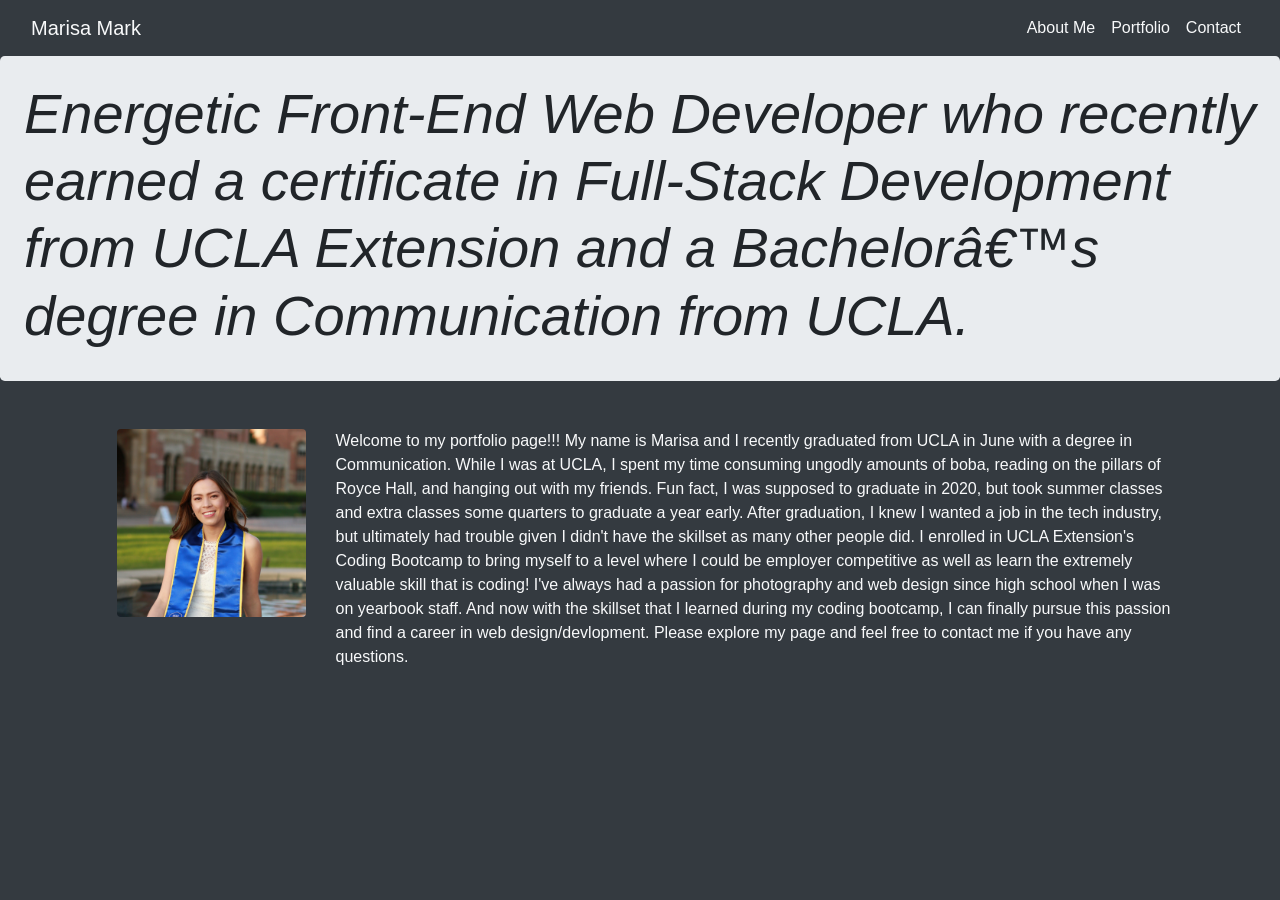
<file: index.html>
<!DOCTYPE html>
<html>

<head>
        <title>
                <meta charset="UTF-8">
                Welcome to Marisa Mark's Portfolio!
        </title>
        <link rel="stylesheet" href="https://stackpath.bootstrapcdn.com/bootstrap/4.3.1/css/bootstrap.min.css"
        integrity="sha384-ggOyR0iXCbMQv3Xipma34MD+dH/1fQ784/j6cY/iJTQUOhcWr7x9JvoRxT2MZw1T"
        crossorigin="anonymous">
        <link rel="stylesheet" href="style.css">
</head>

<body class="bg-dark">

        <header>

                <nav class="navbar navbar-expand-lg navbar-light">

                        <div class="container-fluid">
                                <a class="navbar-brand float-left text-light" href="index.html">Marisa Mark</a>
                                <div class="navbar-nav float-right">
                                        <a class="nav-item nav-link text-light" href="index.html">About Me<span
                                                        class="sr-only">(current)</span></a>
                                        <a class="nav-item nav-link active text-light" href="portfolio.html">Portfolio</a>
                                        <a class="nav-item nav-link text-light" href="contact.html">Contact</a>
                                </div>
                      </div>
                  </nav>

        </header>


        <div class="jumbotron p-4 py-1 mb-2 justify-content-center">
                <div class="col-md-12 px-0">
                        <h1 class="display-4 font-italic">Energetic Front-End Web Developer who recently earned a certificate in Full-Stack Development from UCLA Extension and a Bachelor’s degree in Communication from UCLA. </h1>
                </div>
        </div>
<div class="container-fluid ml-2 mr-4">

        <div class="row mt-5">
                <div class="row justify-content-center">
                        <div class="col-lg-2">
                                <img src="QB3A0498.JPG" class="img-fluid rounded mx-auto d-block ml-3;"
                                        alt="Responsive image">
                        </div>
                        <div  id="aboutmetext" class="text-lg-left text-md-left text-sm-center card-text col-lg-8 col-md-12 col-sm-12  text-light">
                                <p> 
                                        Welcome to my portfolio page!!! My name is Marisa and I recently graduated from
                                        UCLA in June with a degree in Communication.
                                        While I was at UCLA, I spent my time consuming ungodly amounts of boba, reading
                                        on the pillars of Royce Hall, and hanging out with my friends.
                                        Fun fact, I was supposed to graduate in 2020, but took summer classes and extra
                                        classes some quarters to graduate a year early.
                                        After graduation, I knew I wanted a job in the tech industry, but ultimately had
                                        trouble given I didn't have the skillset as many other people did.
                                        I enrolled in UCLA Extension's Coding Bootcamp to bring myself to a level where
                                        I could be employer competitive as well as learn the extremely
                                        valuable skill that is coding! I've always had a passion for photography and web
                                        design since high school when I was on yearbook staff.
                                        And now with the skillset that I learned during my coding bootcamp,
                                        I can finally pursue this passion and find a career in web design/devlopment.
                                        Please explore my page and feel free to contact me if you have any questions.
                                </p>
                        </div>
                </div>
        </div>
        </div>

</div>




</body>

</html>
</file>
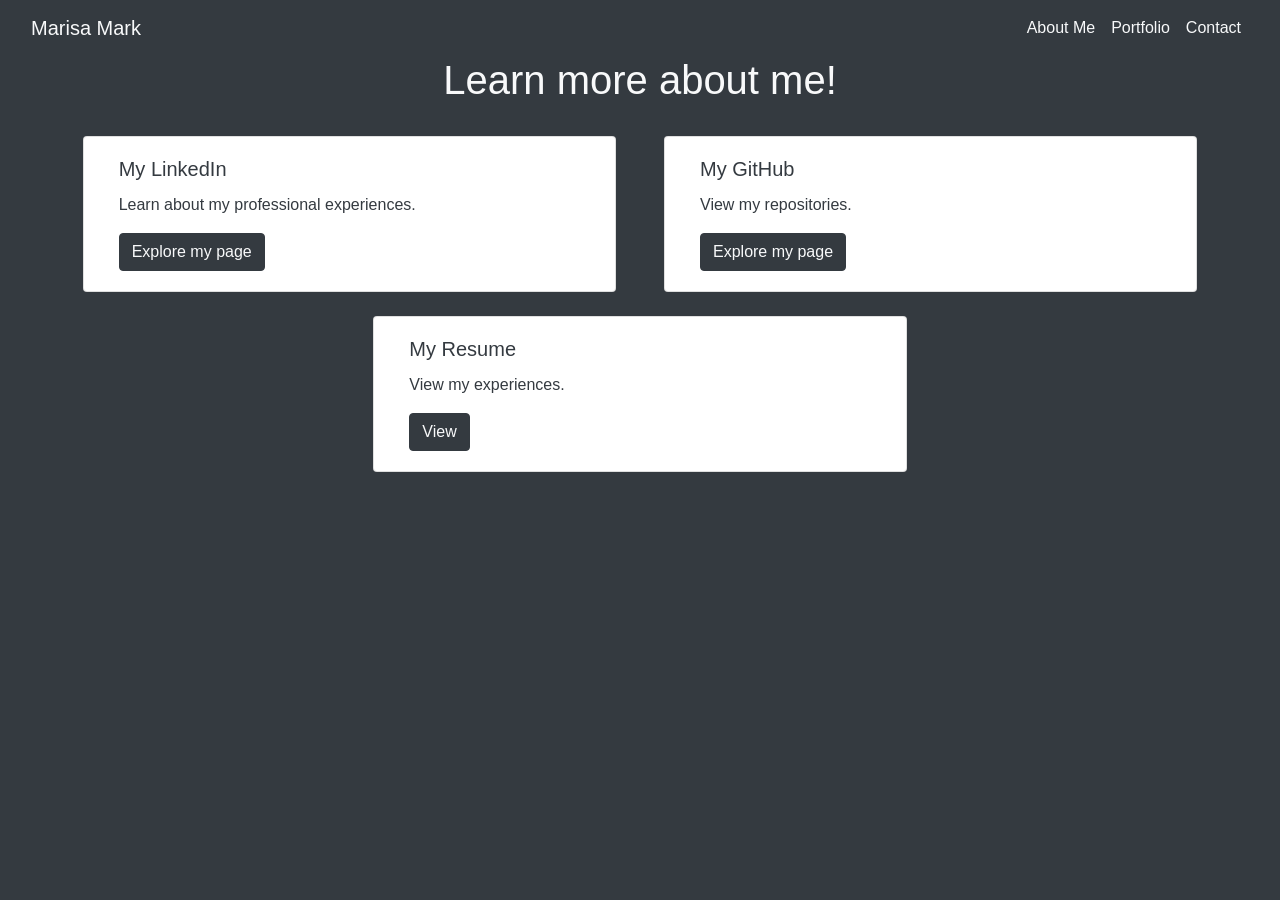
<file: contact.html>
<!DOCTYPE html>
<html>

<head>
  <title>
    <meta charset="UTF-8">
    Welcome to Marisa Mark's Portfolio!
  </title>
  <link rel="stylesheet" href="https://stackpath.bootstrapcdn.com/bootstrap/4.3.1/css/bootstrap.min.css"
    integrity="sha384-ggOyR0iXCbMQv3Xipma34MD+dH/1fQ784/j6cY/iJTQUOhcWr7x9JvoRxT2MZw1T" crossorigin="anonymous">
</head>

<body class="bg-dark">

  <header>

    <nav class="navbar navbar-expand-lg navbar-light">

      <div class="container-fluid">
        <a class="navbar-brand float-left text-light" href="index.html">Marisa Mark</a>
        <div class="navbar-nav float-right">
          <a class="nav-item nav-link text-light" href="index.html">About Me</a>
          <a class="nav-item nav-link active text-light" href="portfolio.html">Portfolio</a>
          <a class="nav-item nav-link text-light" href="contact.html">Contact<span class="sr-only">(current)</span></a>
        </div>
    </nav>
    </div>

  </header>
  <div class="container-fluid">

    <div class="row">
      <div class="col-12 text-center text-light mb-4">
        <h1>Learn more about me!</h1>
      </div>
    </div>

    <div class="row justify-content-center">
        <div class="card col-lg-5 col-sm-12 mb-4 mr-4 ml-4">
          <div class="card-body">
            <h5 class="card-title text-dark">My LinkedIn</h5>
            <p class="card-text text-dark">Learn about my professional experiences.</p>
            <a href="https://www.linkedin.com/in/marisa-mark/" class="btn btn-dark text-light">Explore my page</a>
          </div>
        </div>
        <div class="card col-lg-5 col-sm-12 mb-4 mr-4 ml-4">
          <div class="card-body">
            <h5 class="card-title text-dark">My GitHub</h5>
            <p class="card-text text-dark">View my repositories.</p>
            <a href="https://github.com/marisamark" class="btn btn-dark text-light">Explore my page</a>
          </div>
        </div>

        <div class="card col-lg-5 col-sm-12 mb-4 mr-4 ml-4">
          <div class="card-body">
            <h5 class="card-title text-dark">My Resume</h5>
            <p class="card-text text-dark">View my experiences.</p>
            <a href="MarisaMark_codingbootcamp.pdf" class="btn btn-dark text-light">View</a>
          </div>
        </div> 
      </div>

</div>



</body>

</html>
</file>
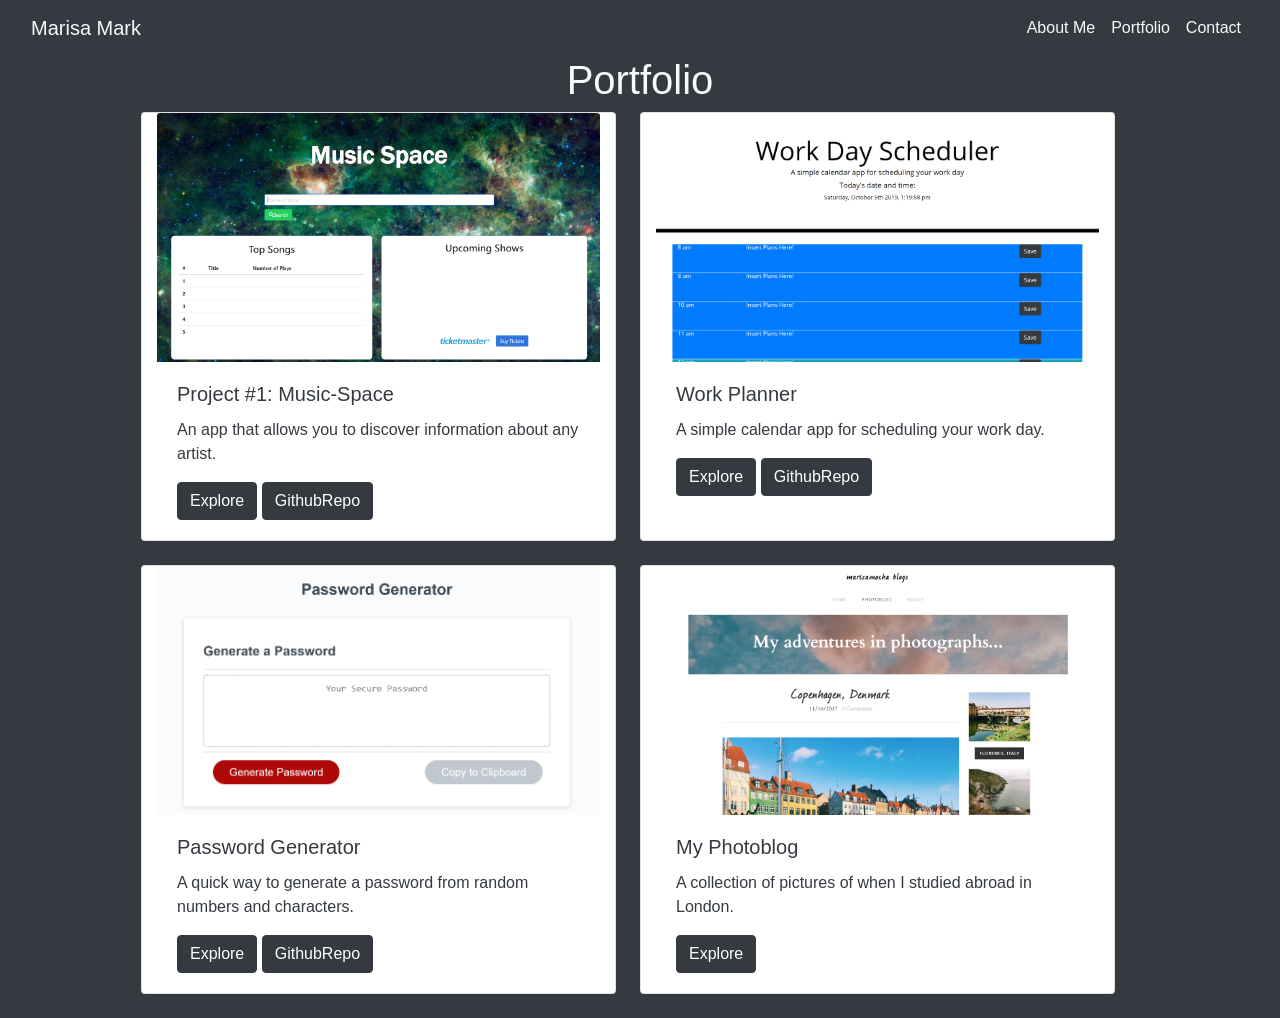
<file: portfolio.html>
<!DOCTYPE html>
<html>

<head>
    <title>
        <meta charset="UTF-8">
        Welcome to Marisa Mark's Portfolio!
    </title>
    <link rel="stylesheet" href="https://stackpath.bootstrapcdn.com/bootstrap/4.3.1/css/bootstrap.min.css"
        integrity="sha384-ggOyR0iXCbMQv3Xipma34MD+dH/1fQ784/j6cY/iJTQUOhcWr7x9JvoRxT2MZw1T" crossorigin="anonymous">
</head>

<body class="bg-dark text-light">

    <header>

        <nav class="navbar navbar-expand-lg navbar-light">

            <div class="container-fluid">
                <a class="navbar-brand float-left text-light" href="index.html">Marisa Mark</a>
                <div class="navbar-nav float-right">
                    <a class="nav-item nav-link text-light" href="index.html">About Me</a>
                    <a class="nav-item nav-link active text-light" href="portfolio.html">Portfolio<span
                            class="sr-only">(current)</span></a>
                    <a class="nav-item nav-link text-light" href="contact.html">Contact</a>
                </div>
        </nav>
        </div>

    </header>


    <div class="container">
        <div class="row text-center">
            <div class="col-sm text-center">
                <h1> Portfolio </h1>
            </div>
        </div>

        <div class="row justify-content-center">
            <div class="card col-lg-5 col-sm-12 mb-4 mr-4" style="width: 15rem;">
                <img class="card-img-top" src="musicspace.png" alt="Card image cap">
                <div class="card-body">
                    <h5 class="card-title text-dark">Project #1: Music-Space</h5>
                    <p class="card-text text-dark">An app that allows you to discover information about any artist.</p>
                    <a href="https://marisamark.github.io/Music-Space/" class="btn btn-dark">Explore</a>
                    <a href="https://github.com/marisamark/Music-Space.git" class="btn btn-dark">GithubRepo</a>
                </div>
            </div>
            <div class="card col-lg-5 col-sm-12 mb-4 mr-4" style="width: 15rem;">
                <img class="card-img-top" src="workplanner.png" alt="Card image cap">
                <div class="card-body">
                    <h5 class="card-title text-dark">Work Planner</h5>
                    <p class="card-text text-dark">A simple calendar app for scheduling your work day.</p>
                    <a href="https://marisamark.github.io/workplanner/" class="btn btn-dark">Explore</a>
                    <a href="https://github.com/marisamark/workplanner.git" class="btn btn-dark">GithubRepo</a>
                </div>
            </div>

            <div class="card col-lg-5 col-sm-12 mb-4 mr-4" style="width: 15rem;">
                <img class="card-img-top" src="passwordgenerator.png" alt="Card image cap">
                <div class="card-body">
                    <h5 class="card-title text-dark">Password Generator</h5>
                    <p class="card-text text-dark">A quick way to generate a password from random numbers and
                        characters.</p>
                    <a href="https://marisamark.github.io/PasswordGenerator/" class="btn btn-dark">Explore</a>
                    <a href="https://github.com/marisamark/PasswordGenerator.git" class="btn btn-dark">GithubRepo</a>
                </div>
            </div>
            <div class="card col-lg-5 col-sm-12 mb-4 mr-4" style="width: 15rem;">
                <img class="card-img-top" src="photoblog.png" alt="Card image cap">
                <div class="card-body">
                    <h5 class="card-title text-dark">My Photoblog</h5>
                    <p class="card-text text-dark">A collection of pictures of when I studied abroad in London.</p>
                    <a href="https://marisamochablogs.weebly.com/photoblog" class="btn btn-dark">Explore</a>
                </div>
            </div>

        </div>


</body>

</html>
</file>
<file: style.css>
/* Large devices (laptops/desktops, 992px and up) */
@media only screen and (max-width: 992px) {
#aboutmetext {
  font-size: 35pt;
}
  }
  
/*   
Medium devices (landscape tablets, 768px and up) */
  @media only screen and (max-width: 768px) {
    #aboutmetext {
      font-size: 30pt;

    }
    }
  
/* small devices (phones, 600px and down)  */
@media only screen and (max-width: 480px) {
  #aboutmetext {
    font-size: 16pt;

  }
    }
</file>
